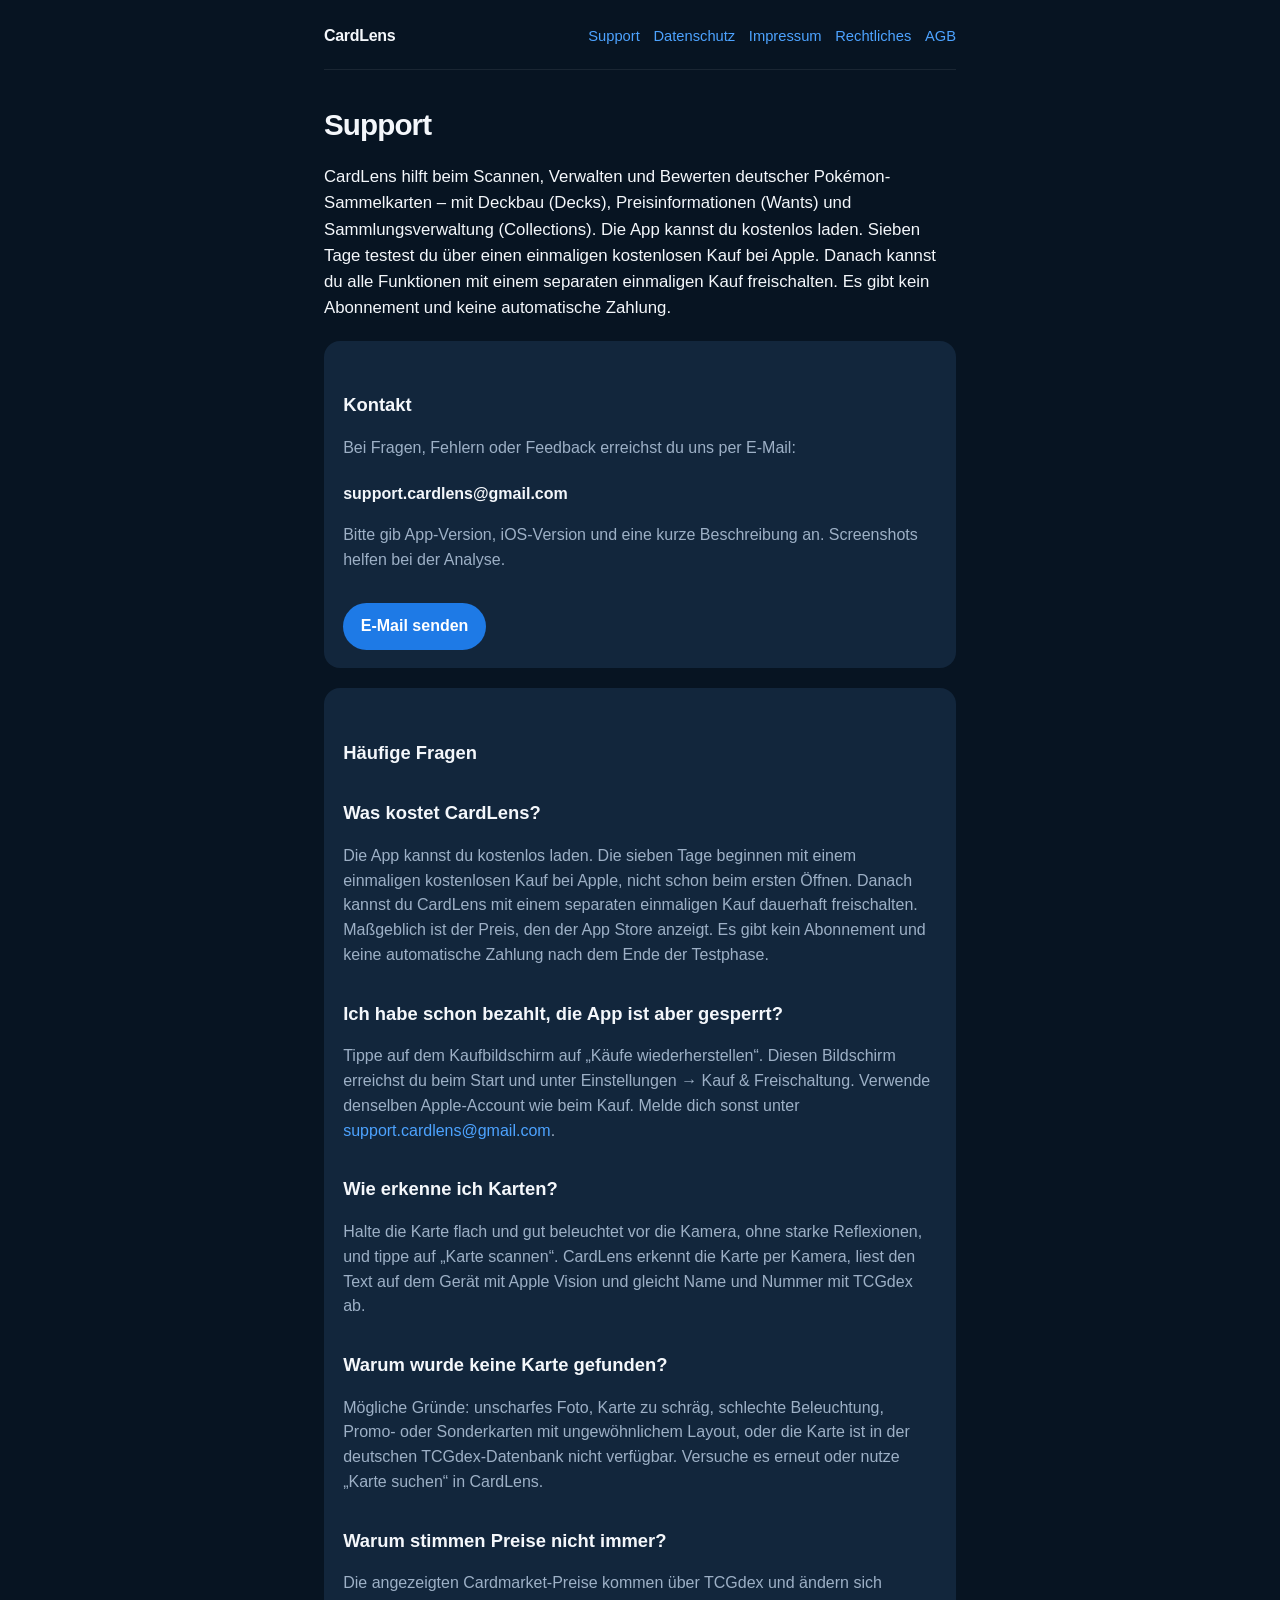
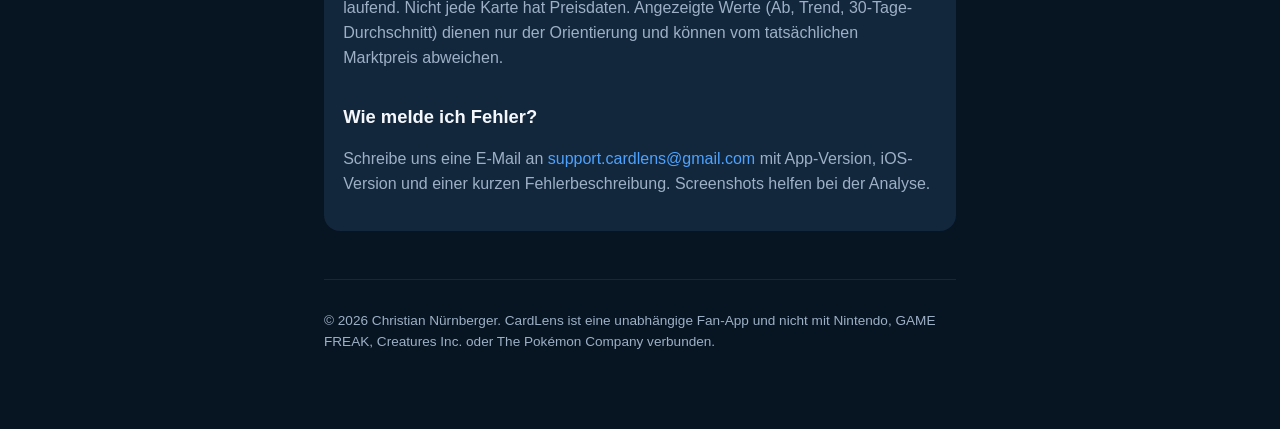
<file: index.html>
<!DOCTYPE html>
<html lang="de">
<head>
  <meta charset="utf-8">
  <meta name="viewport" content="width=device-width, initial-scale=1">
  <title>CardLens – Support</title>
  <meta name="description" content="Support, Kontakt und Hilfe zur iOS-App CardLens.">
  <link rel="stylesheet" href="styles.css">
</head>
<body>
  <div class="wrap">
    <header>
      <a class="brand" href="index.html">CardLens</a>
      <nav>
        <a href="index.html">Support</a>
        <a href="datenschutz.html">Datenschutz</a>
        <a href="impressum.html">Impressum</a>
        <a href="rechtliches.html">Rechtliches</a>
        <a href="nutzung.html">AGB</a>
      </nav>
    </header>

    <h1>Support</h1>
    <p class="lead">CardLens hilft beim Scannen, Verwalten und Bewerten deutscher Pokémon-Sammelkarten – mit Deckbau (Decks), Preisinformationen (Wants) und Sammlungsverwaltung (Collections). Die App kannst du kostenlos laden. Sieben Tage testest du über einen einmaligen kostenlosen Kauf bei Apple. Danach kannst du alle Funktionen mit einem separaten einmaligen Kauf freischalten. Es gibt kein Abonnement und keine automatische Zahlung.</p>

    <div class="card">
      <h2>Kontakt</h2>
      <p>Bei Fragen, Fehlern oder Feedback erreichst du uns per E-Mail:</p>
      <a class="mail" href="mailto:support.cardlens@gmail.com">support.cardlens@gmail.com</a>
      <p>Bitte gib App-Version, iOS-Version und eine kurze Beschreibung an. Screenshots helfen bei der Analyse.</p>
      <a class="btn" href="mailto:support.cardlens@gmail.com?subject=CardLens%20Support">E-Mail senden</a>
    </div>

    <div class="card">
      <h2>Häufige Fragen</h2>

      <h2>Was kostet CardLens?</h2>
      <p>Die App kannst du kostenlos laden. Die sieben Tage beginnen mit einem einmaligen kostenlosen Kauf bei Apple, nicht schon beim ersten Öffnen. Danach kannst du CardLens mit einem separaten einmaligen Kauf dauerhaft freischalten. Maßgeblich ist der Preis, den der App Store anzeigt. Es gibt kein Abonnement und keine automatische Zahlung nach dem Ende der Testphase.</p>

      <h2>Ich habe schon bezahlt, die App ist aber gesperrt?</h2>
      <p>Tippe auf dem Kaufbildschirm auf „Käufe wiederherstellen“. Diesen Bildschirm erreichst du beim Start und unter Einstellungen → Kauf &amp; Freischaltung. Verwende denselben Apple-Account wie beim Kauf. Melde dich sonst unter <a href="mailto:support.cardlens@gmail.com">support.cardlens@gmail.com</a>.</p>

      <h2>Wie erkenne ich Karten?</h2>
      <p>Halte die Karte flach und gut beleuchtet vor die Kamera, ohne starke Reflexionen, und tippe auf „Karte scannen“. CardLens erkennt die Karte per Kamera, liest den Text auf dem Gerät mit Apple Vision und gleicht Name und Nummer mit TCGdex ab.</p>

      <h2>Warum wurde keine Karte gefunden?</h2>
      <p>Mögliche Gründe: unscharfes Foto, Karte zu schräg, schlechte Beleuchtung, Promo- oder Sonderkarten mit ungewöhnlichem Layout, oder die Karte ist in der deutschen TCGdex-Datenbank nicht verfügbar. Versuche es erneut oder nutze „Karte suchen“ in CardLens.</p>

      <h2>Warum stimmen Preise nicht immer?</h2>
      <p>Die angezeigten Cardmarket-Preise kommen über TCGdex und ändern sich laufend. Nicht jede Karte hat Preisdaten. Angezeigte Werte (Ab, Trend, 30-Tage-Durchschnitt) dienen nur der Orientierung und können vom tatsächlichen Marktpreis abweichen.</p>

      <h2>Wie melde ich Fehler?</h2>
      <p>Schreibe uns eine E-Mail an <a href="mailto:support.cardlens@gmail.com">support.cardlens@gmail.com</a> mit App-Version, iOS-Version und einer kurzen Fehlerbeschreibung. Screenshots helfen bei der Analyse.</p>
    </div>

    <footer>
      <p>© 2026 Christian Nürnberger. CardLens ist eine unabhängige Fan-App und nicht mit Nintendo, GAME FREAK, Creatures Inc. oder The Pokémon Company verbunden.</p>
    </footer>
  </div>
</body>
</html>
</file>
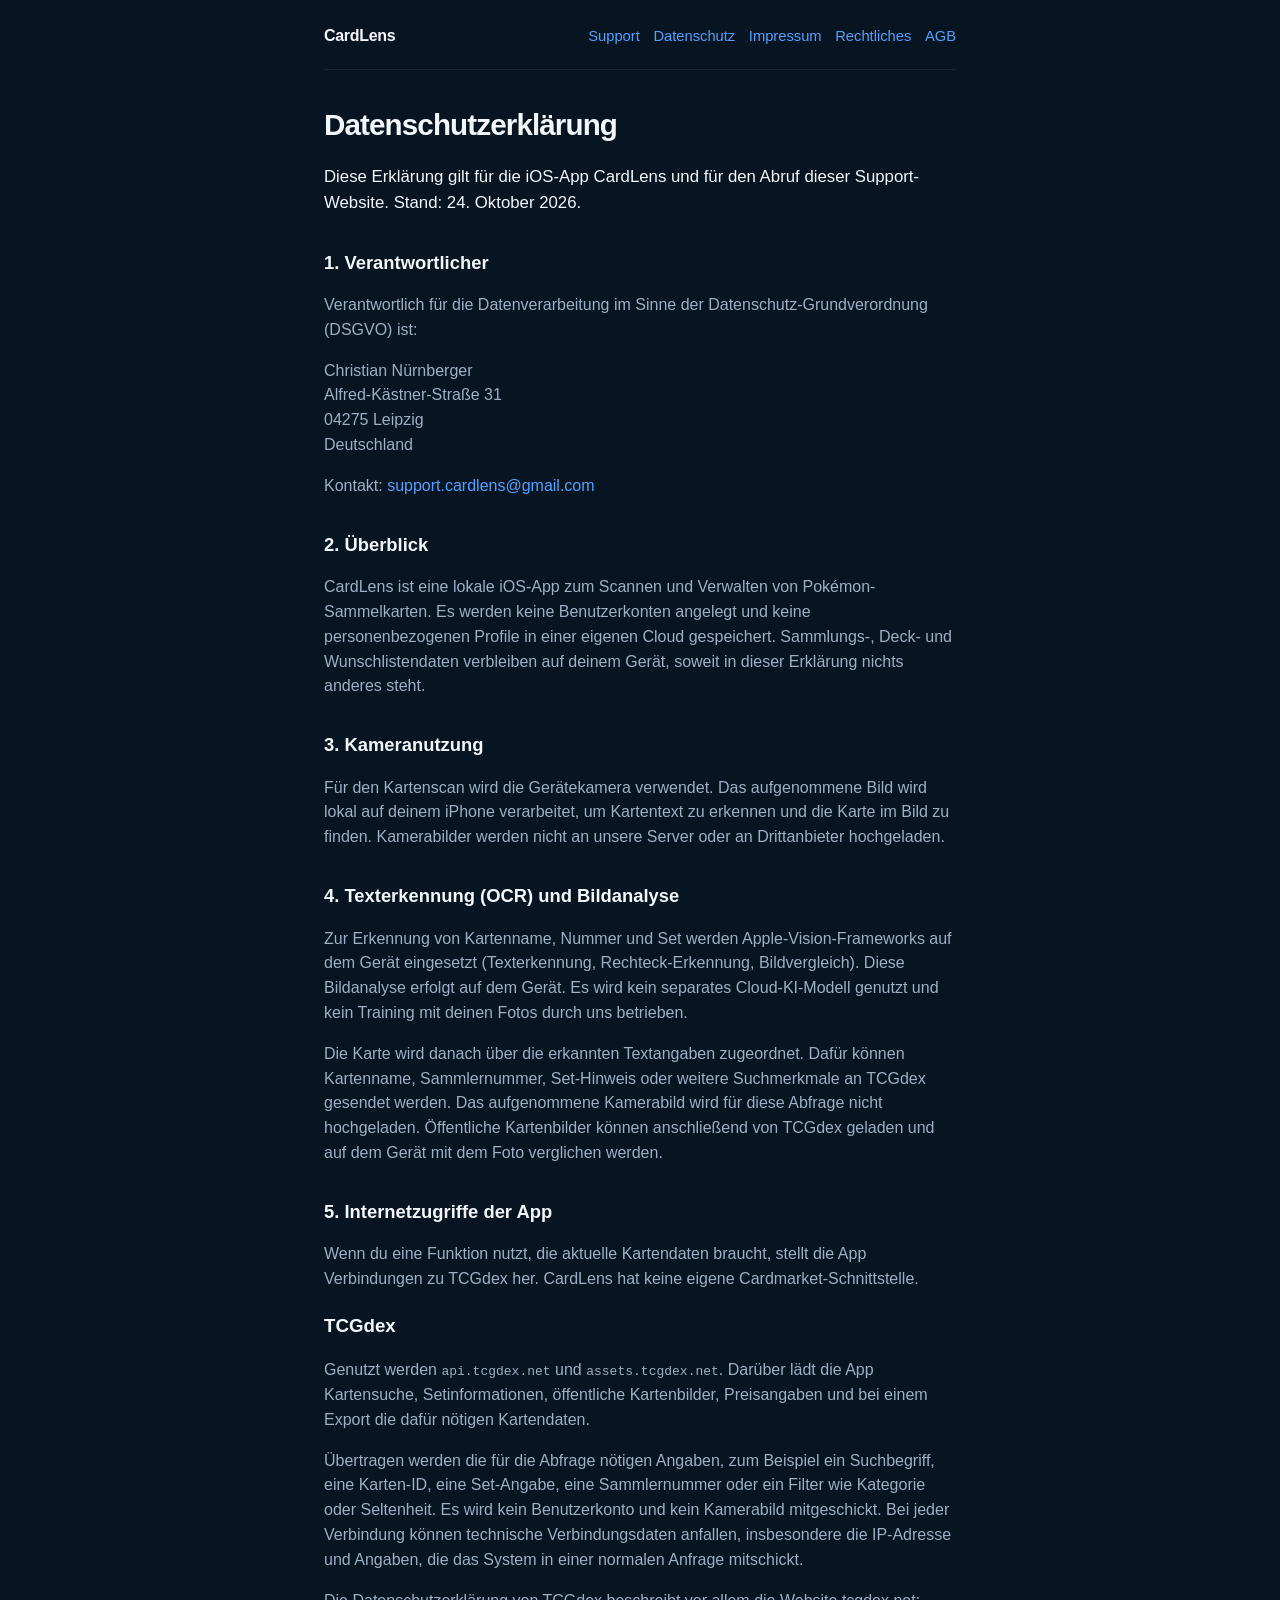
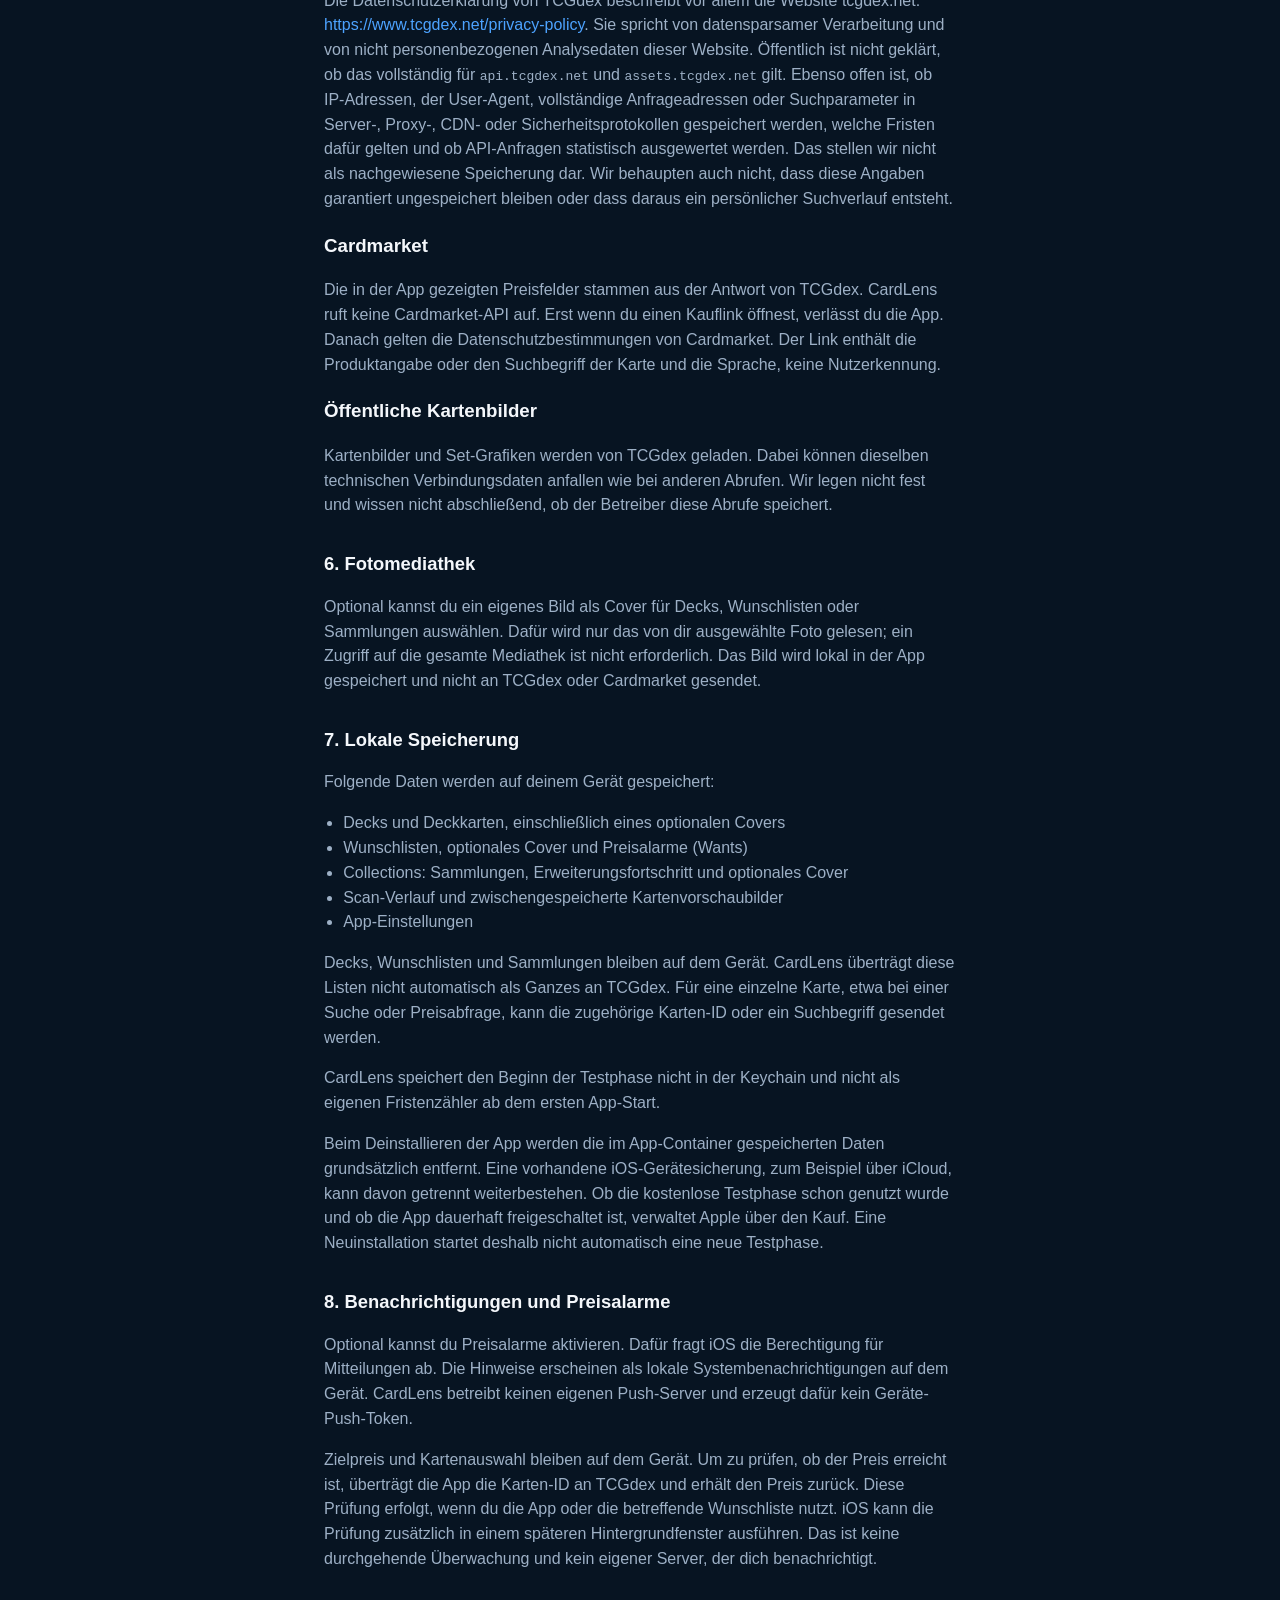
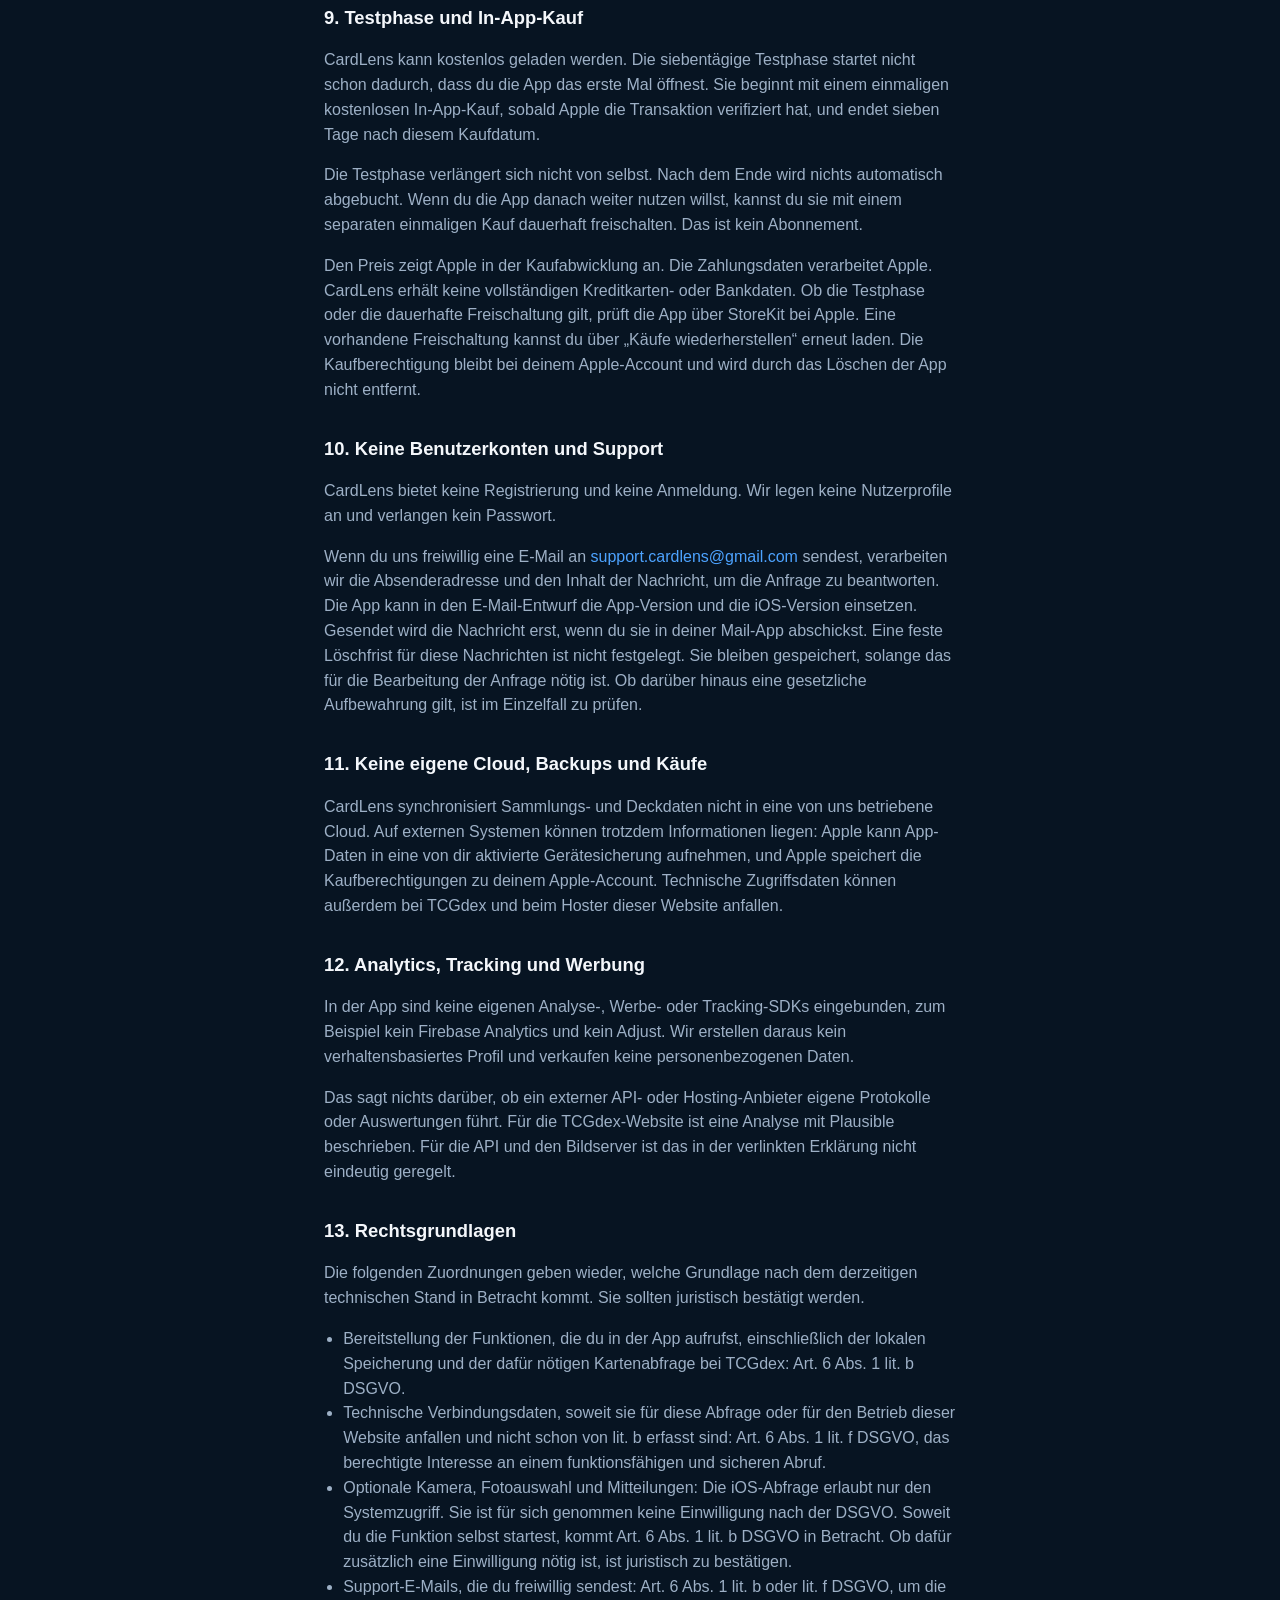
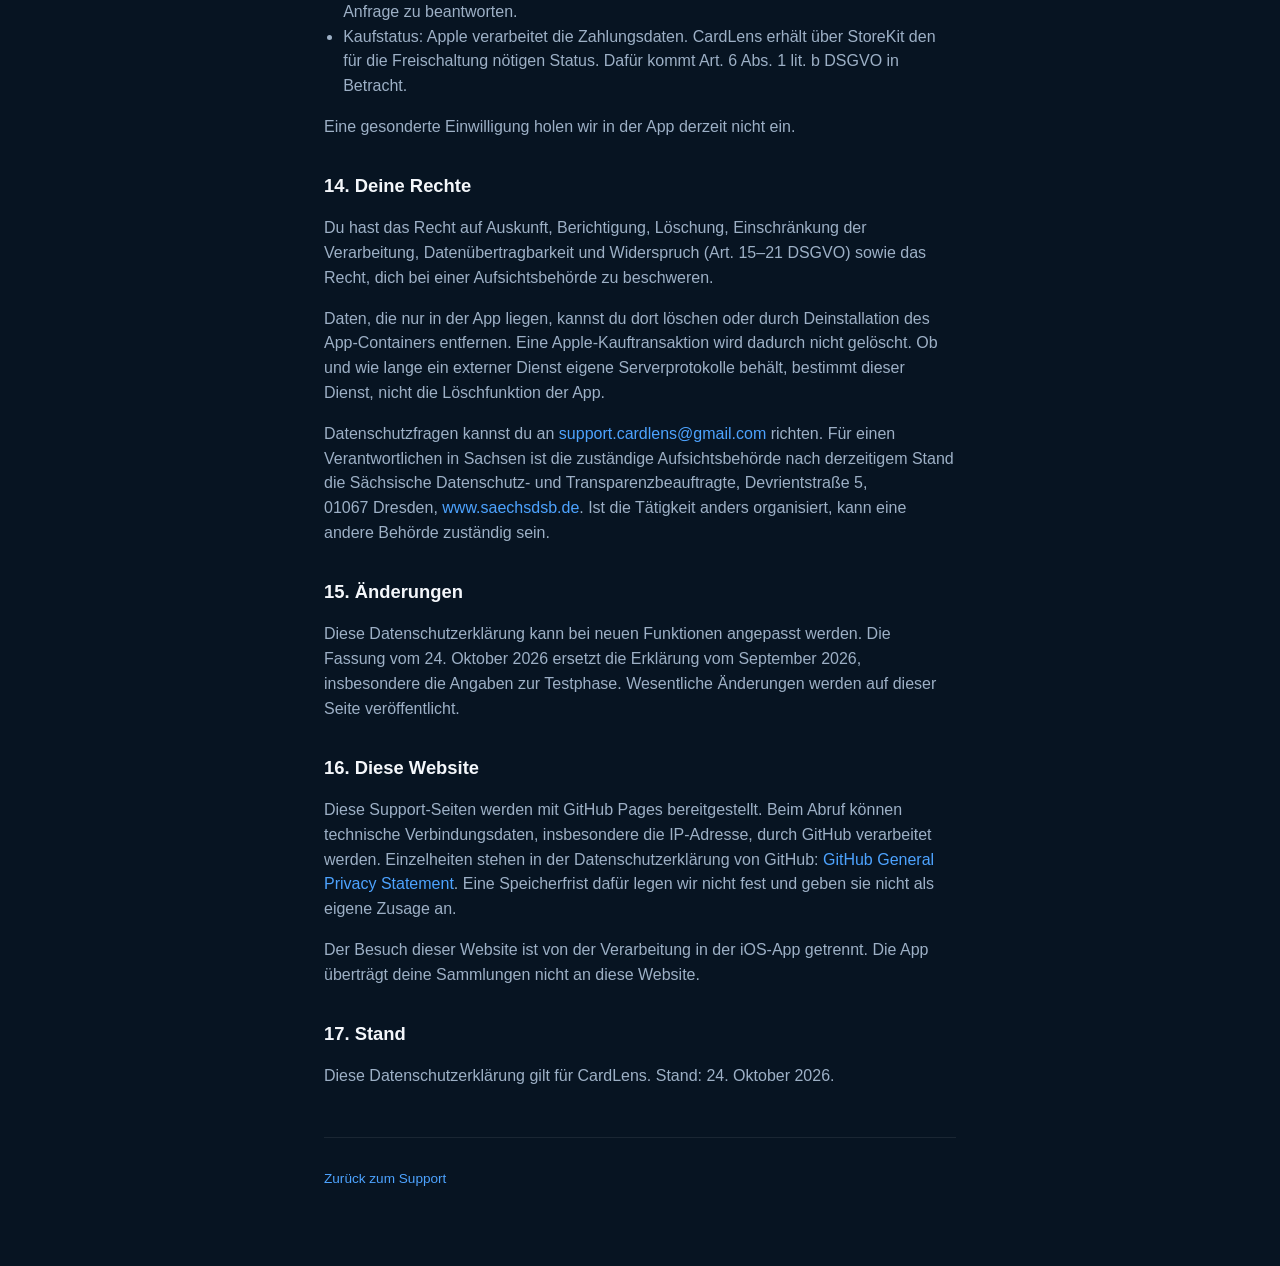
<file: datenschutz.html>
<!DOCTYPE html>
<html lang="de">
<head>
  <meta charset="utf-8">
  <meta name="viewport" content="width=device-width, initial-scale=1">
  <title>Datenschutz – CardLens</title>
  <meta name="description" content="Datenschutzerklärung der iOS-App CardLens.">
  <link rel="stylesheet" href="styles.css">
</head>
<body>
  <div class="wrap">
    <header>
      <a class="brand" href="index.html">CardLens</a>
      <nav>
        <a href="index.html">Support</a>
        <a href="datenschutz.html">Datenschutz</a>
        <a href="impressum.html">Impressum</a>
        <a href="rechtliches.html">Rechtliches</a>
        <a href="nutzung.html">AGB</a>
      </nav>
    </header>

    <h1>Datenschutzerklärung</h1>
    <p class="lead">Diese Erklärung gilt für die iOS-App CardLens und für den Abruf dieser Support-Website. Stand: 24.&nbsp;Oktober 2026.</p>

    <h2>1. Verantwortlicher</h2>
    <p>Verantwortlich für die Datenverarbeitung im Sinne der Datenschutz-Grundverordnung (DSGVO) ist:</p>
    <address>
      Christian Nürnberger<br>
      Alfred-Kästner-Straße 31<br>
      04275 Leipzig<br>
      Deutschland
    </address>
    <p>Kontakt: <a href="mailto:support.cardlens@gmail.com">support.cardlens@gmail.com</a></p>

    <h2>2. Überblick</h2>
    <p>CardLens ist eine lokale iOS-App zum Scannen und Verwalten von Pokémon-Sammelkarten. Es werden keine Benutzerkonten angelegt und keine personenbezogenen Profile in einer eigenen Cloud gespeichert. Sammlungs-, Deck- und Wunschlistendaten verbleiben auf deinem Gerät, soweit in dieser Erklärung nichts anderes steht.</p>

    <h2>3. Kameranutzung</h2>
    <p>Für den Kartenscan wird die Gerätekamera verwendet. Das aufgenommene Bild wird lokal auf deinem iPhone verarbeitet, um Kartentext zu erkennen und die Karte im Bild zu finden. Kamerabilder werden nicht an unsere Server oder an Drittanbieter hochgeladen.</p>

    <h2>4. Texterkennung (OCR) und Bildanalyse</h2>
    <p>Zur Erkennung von Kartenname, Nummer und Set werden Apple-Vision-Frameworks auf dem Gerät eingesetzt (Texterkennung, Rechteck-Erkennung, Bildvergleich). Diese Bildanalyse erfolgt auf dem Gerät. Es wird kein separates Cloud-KI-Modell genutzt und kein Training mit deinen Fotos durch uns betrieben.</p>
    <p>Die Karte wird danach über die erkannten Textangaben zugeordnet. Dafür können Kartenname, Sammlernummer, Set-Hinweis oder weitere Suchmerkmale an TCGdex gesendet werden. Das aufgenommene Kamerabild wird für diese Abfrage nicht hochgeladen. Öffentliche Kartenbilder können anschließend von TCGdex geladen und auf dem Gerät mit dem Foto verglichen werden.</p>

    <h2>5. Internetzugriffe der App</h2>
    <p>Wenn du eine Funktion nutzt, die aktuelle Kartendaten braucht, stellt die App Verbindungen zu TCGdex her. CardLens hat keine eigene Cardmarket-Schnittstelle.</p>

    <h3>TCGdex</h3>
    <p>Genutzt werden <code>api.tcgdex.net</code> und <code>assets.tcgdex.net</code>. Darüber lädt die App Kartensuche, Setinformationen, öffentliche Kartenbilder, Preisangaben und bei einem Export die dafür nötigen Kartendaten.</p>
    <p>Übertragen werden die für die Abfrage nötigen Angaben, zum Beispiel ein Suchbegriff, eine Karten-ID, eine Set-Angabe, eine Sammlernummer oder ein Filter wie Kategorie oder Seltenheit. Es wird kein Benutzerkonto und kein Kamerabild mitgeschickt. Bei jeder Verbindung können technische Verbindungsdaten anfallen, insbesondere die IP-Adresse und Angaben, die das System in einer normalen Anfrage mitschickt.</p>
    <p>Die Datenschutzerklärung von TCGdex beschreibt vor allem die Website tcgdex.net: <a href="https://www.tcgdex.net/privacy-policy">https://www.tcgdex.net/privacy-policy</a>. Sie spricht von datensparsamer Verarbeitung und von nicht personenbezogenen Analysedaten dieser Website. Öffentlich ist nicht geklärt, ob das vollständig für <code>api.tcgdex.net</code> und <code>assets.tcgdex.net</code> gilt. Ebenso offen ist, ob IP-Adressen, der User-Agent, vollständige Anfrageadressen oder Suchparameter in Server-, Proxy-, CDN- oder Sicherheitsprotokollen gespeichert werden, welche Fristen dafür gelten und ob API-Anfragen statistisch ausgewertet werden. Das stellen wir nicht als nachgewiesene Speicherung dar. Wir behaupten auch nicht, dass diese Angaben garantiert ungespeichert bleiben oder dass daraus ein persönlicher Suchverlauf entsteht.</p>

    <h3>Cardmarket</h3>
    <p>Die in der App gezeigten Preisfelder stammen aus der Antwort von TCGdex. CardLens ruft keine Cardmarket-API auf. Erst wenn du einen Kauflink öffnest, verlässt du die App. Danach gelten die Datenschutzbestimmungen von Cardmarket. Der Link enthält die Produktangabe oder den Suchbegriff der Karte und die Sprache, keine Nutzerkennung.</p>

    <h3>Öffentliche Kartenbilder</h3>
    <p>Kartenbilder und Set-Grafiken werden von TCGdex geladen. Dabei können dieselben technischen Verbindungsdaten anfallen wie bei anderen Abrufen. Wir legen nicht fest und wissen nicht abschließend, ob der Betreiber diese Abrufe speichert.</p>

    <h2>6. Fotomediathek</h2>
    <p>Optional kannst du ein eigenes Bild als Cover für Decks, Wunschlisten oder Sammlungen auswählen. Dafür wird nur das von dir ausgewählte Foto gelesen; ein Zugriff auf die gesamte Mediathek ist nicht erforderlich. Das Bild wird lokal in der App gespeichert und nicht an TCGdex oder Cardmarket gesendet.</p>

    <h2>7. Lokale Speicherung</h2>
    <p>Folgende Daten werden auf deinem Gerät gespeichert:</p>
    <ul>
      <li>Decks und Deckkarten, einschließlich eines optionalen Covers</li>
      <li>Wunschlisten, optionales Cover und Preisalarme (Wants)</li>
      <li>Collections: Sammlungen, Erweiterungsfortschritt und optionales Cover</li>
      <li>Scan-Verlauf und zwischengespeicherte Kartenvorschaubilder</li>
      <li>App-Einstellungen</li>
    </ul>
    <p>Decks, Wunschlisten und Sammlungen bleiben auf dem Gerät. CardLens überträgt diese Listen nicht automatisch als Ganzes an TCGdex. Für eine einzelne Karte, etwa bei einer Suche oder Preisabfrage, kann die zugehörige Karten-ID oder ein Suchbegriff gesendet werden.</p>
    <p>CardLens speichert den Beginn der Testphase nicht in der Keychain und nicht als eigenen Fristenzähler ab dem ersten App-Start.</p>
    <p>Beim Deinstallieren der App werden die im App-Container gespeicherten Daten grundsätzlich entfernt. Eine vorhandene iOS-Gerätesicherung, zum Beispiel über iCloud, kann davon getrennt weiterbestehen. Ob die kostenlose Testphase schon genutzt wurde und ob die App dauerhaft freigeschaltet ist, verwaltet Apple über den Kauf. Eine Neuinstallation startet deshalb nicht automatisch eine neue Testphase.</p>

    <h2>8. Benachrichtigungen und Preisalarme</h2>
    <p>Optional kannst du Preisalarme aktivieren. Dafür fragt iOS die Berechtigung für Mitteilungen ab. Die Hinweise erscheinen als lokale Systembenachrichtigungen auf dem Gerät. CardLens betreibt keinen eigenen Push-Server und erzeugt dafür kein Geräte-Push-Token.</p>
    <p>Zielpreis und Kartenauswahl bleiben auf dem Gerät. Um zu prüfen, ob der Preis erreicht ist, überträgt die App die Karten-ID an TCGdex und erhält den Preis zurück. Diese Prüfung erfolgt, wenn du die App oder die betreffende Wunschliste nutzt. iOS kann die Prüfung zusätzlich in einem späteren Hintergrundfenster ausführen. Das ist keine durchgehende Überwachung und kein eigener Server, der dich benachrichtigt.</p>

    <h2>9. Testphase und In-App-Kauf</h2>
    <p>CardLens kann kostenlos geladen werden. Die siebentägige Testphase startet nicht schon dadurch, dass du die App das erste Mal öffnest. Sie beginnt mit einem einmaligen kostenlosen In-App-Kauf, sobald Apple die Transaktion verifiziert hat, und endet sieben Tage nach diesem Kaufdatum.</p>
    <p>Die Testphase verlängert sich nicht von selbst. Nach dem Ende wird nichts automatisch abgebucht. Wenn du die App danach weiter nutzen willst, kannst du sie mit einem separaten einmaligen Kauf dauerhaft freischalten. Das ist kein Abonnement.</p>
    <p>Den Preis zeigt Apple in der Kaufabwicklung an. Die Zahlungsdaten verarbeitet Apple. CardLens erhält keine vollständigen Kreditkarten- oder Bankdaten. Ob die Testphase oder die dauerhafte Freischaltung gilt, prüft die App über StoreKit bei Apple. Eine vorhandene Freischaltung kannst du über „Käufe wiederherstellen“ erneut laden. Die Kaufberechtigung bleibt bei deinem Apple-Account und wird durch das Löschen der App nicht entfernt.</p>

    <h2>10. Keine Benutzerkonten und Support</h2>
    <p>CardLens bietet keine Registrierung und keine Anmeldung. Wir legen keine Nutzerprofile an und verlangen kein Passwort.</p>
    <p>Wenn du uns freiwillig eine E-Mail an <a href="mailto:support.cardlens@gmail.com">support.cardlens@gmail.com</a> sendest, verarbeiten wir die Absenderadresse und den Inhalt der Nachricht, um die Anfrage zu beantworten. Die App kann in den E-Mail-Entwurf die App-Version und die iOS-Version einsetzen. Gesendet wird die Nachricht erst, wenn du sie in deiner Mail-App abschickst. Eine feste Löschfrist für diese Nachrichten ist nicht festgelegt. Sie bleiben gespeichert, solange das für die Bearbeitung der Anfrage nötig ist. Ob darüber hinaus eine gesetzliche Aufbewahrung gilt, ist im Einzelfall zu prüfen.</p>

    <h2>11. Keine eigene Cloud, Backups und Käufe</h2>
    <p>CardLens synchronisiert Sammlungs- und Deckdaten nicht in eine von uns betriebene Cloud. Auf externen Systemen können trotzdem Informationen liegen: Apple kann App-Daten in eine von dir aktivierte Gerätesicherung aufnehmen, und Apple speichert die Kaufberechtigungen zu deinem Apple-Account. Technische Zugriffsdaten können außerdem bei TCGdex und beim Hoster dieser Website anfallen.</p>

    <h2>12. Analytics, Tracking und Werbung</h2>
    <p>In der App sind keine eigenen Analyse-, Werbe- oder Tracking-SDKs eingebunden, zum Beispiel kein Firebase Analytics und kein Adjust. Wir erstellen daraus kein verhaltensbasiertes Profil und verkaufen keine personenbezogenen Daten.</p>
    <p>Das sagt nichts darüber, ob ein externer API- oder Hosting-Anbieter eigene Protokolle oder Auswertungen führt. Für die TCGdex-Website ist eine Analyse mit Plausible beschrieben. Für die API und den Bildserver ist das in der verlinkten Erklärung nicht eindeutig geregelt.</p>

    <h2>13. Rechtsgrundlagen</h2>
    <p>Die folgenden Zuordnungen geben wieder, welche Grundlage nach dem derzeitigen technischen Stand in Betracht kommt. Sie sollten juristisch bestätigt werden.</p>
    <ul>
      <li>Bereitstellung der Funktionen, die du in der App aufrufst, einschließlich der lokalen Speicherung und der dafür nötigen Kartenabfrage bei TCGdex: Art.&nbsp;6 Abs.&nbsp;1 lit.&nbsp;b DSGVO.</li>
      <li>Technische Verbindungsdaten, soweit sie für diese Abfrage oder für den Betrieb dieser Website anfallen und nicht schon von lit.&nbsp;b erfasst sind: Art.&nbsp;6 Abs.&nbsp;1 lit.&nbsp;f DSGVO, das berechtigte Interesse an einem funktionsfähigen und sicheren Abruf.</li>
      <li>Optionale Kamera, Fotoauswahl und Mitteilungen: Die iOS-Abfrage erlaubt nur den Systemzugriff. Sie ist für sich genommen keine Einwilligung nach der DSGVO. Soweit du die Funktion selbst startest, kommt Art.&nbsp;6 Abs.&nbsp;1 lit.&nbsp;b DSGVO in Betracht. Ob dafür zusätzlich eine Einwilligung nötig ist, ist juristisch zu bestätigen.</li>
      <li>Support-E-Mails, die du freiwillig sendest: Art.&nbsp;6 Abs.&nbsp;1 lit.&nbsp;b oder lit.&nbsp;f DSGVO, um die Anfrage zu beantworten.</li>
      <li>Kaufstatus: Apple verarbeitet die Zahlungsdaten. CardLens erhält über StoreKit den für die Freischaltung nötigen Status. Dafür kommt Art.&nbsp;6 Abs.&nbsp;1 lit.&nbsp;b DSGVO in Betracht.</li>
    </ul>
    <p>Eine gesonderte Einwilligung holen wir in der App derzeit nicht ein.</p>

    <h2>14. Deine Rechte</h2>
    <p>Du hast das Recht auf Auskunft, Berichtigung, Löschung, Einschränkung der Verarbeitung, Datenübertragbarkeit und Widerspruch (Art.&nbsp;15–21 DSGVO) sowie das Recht, dich bei einer Aufsichtsbehörde zu beschweren.</p>
    <p>Daten, die nur in der App liegen, kannst du dort löschen oder durch Deinstallation des App-Containers entfernen. Eine Apple-Kauftransaktion wird dadurch nicht gelöscht. Ob und wie lange ein externer Dienst eigene Serverprotokolle behält, bestimmt dieser Dienst, nicht die Löschfunktion der App.</p>
    <p>Datenschutzfragen kannst du an <a href="mailto:support.cardlens@gmail.com">support.cardlens@gmail.com</a> richten. Für einen Verantwortlichen in Sachsen ist die zuständige Aufsichtsbehörde nach derzeitigem Stand die Sächsische Datenschutz- und Transparenzbeauftragte, Devrientstraße&nbsp;5, 01067&nbsp;Dresden, <a href="https://www.saechsdsb.de/">www.saechsdsb.de</a>. Ist die Tätigkeit anders organisiert, kann eine andere Behörde zuständig sein.</p>

    <h2>15. Änderungen</h2>
    <p>Diese Datenschutzerklärung kann bei neuen Funktionen angepasst werden. Die Fassung vom 24.&nbsp;Oktober 2026 ersetzt die Erklärung vom September 2026, insbesondere die Angaben zur Testphase. Wesentliche Änderungen werden auf dieser Seite veröffentlicht.</p>

    <h2>16. Diese Website</h2>
    <p>Diese Support-Seiten werden mit GitHub Pages bereitgestellt. Beim Abruf können technische Verbindungsdaten, insbesondere die IP-Adresse, durch GitHub verarbeitet werden. Einzelheiten stehen in der Datenschutzerklärung von GitHub: <a href="https://docs.github.com/en/site-policy/privacy-policies/github-general-privacy-statement">GitHub General Privacy Statement</a>. Eine Speicherfrist dafür legen wir nicht fest und geben sie nicht als eigene Zusage an.</p>
    <p>Der Besuch dieser Website ist von der Verarbeitung in der iOS-App getrennt. Die App überträgt deine Sammlungen nicht an diese Website.</p>

    <h2>17. Stand</h2>
    <p>Diese Datenschutzerklärung gilt für CardLens. Stand: 24.&nbsp;Oktober 2026.</p>

    <footer>
      <p><a href="index.html">Zurück zum Support</a></p>
    </footer>
  </div>
</body>
</html>
</file>
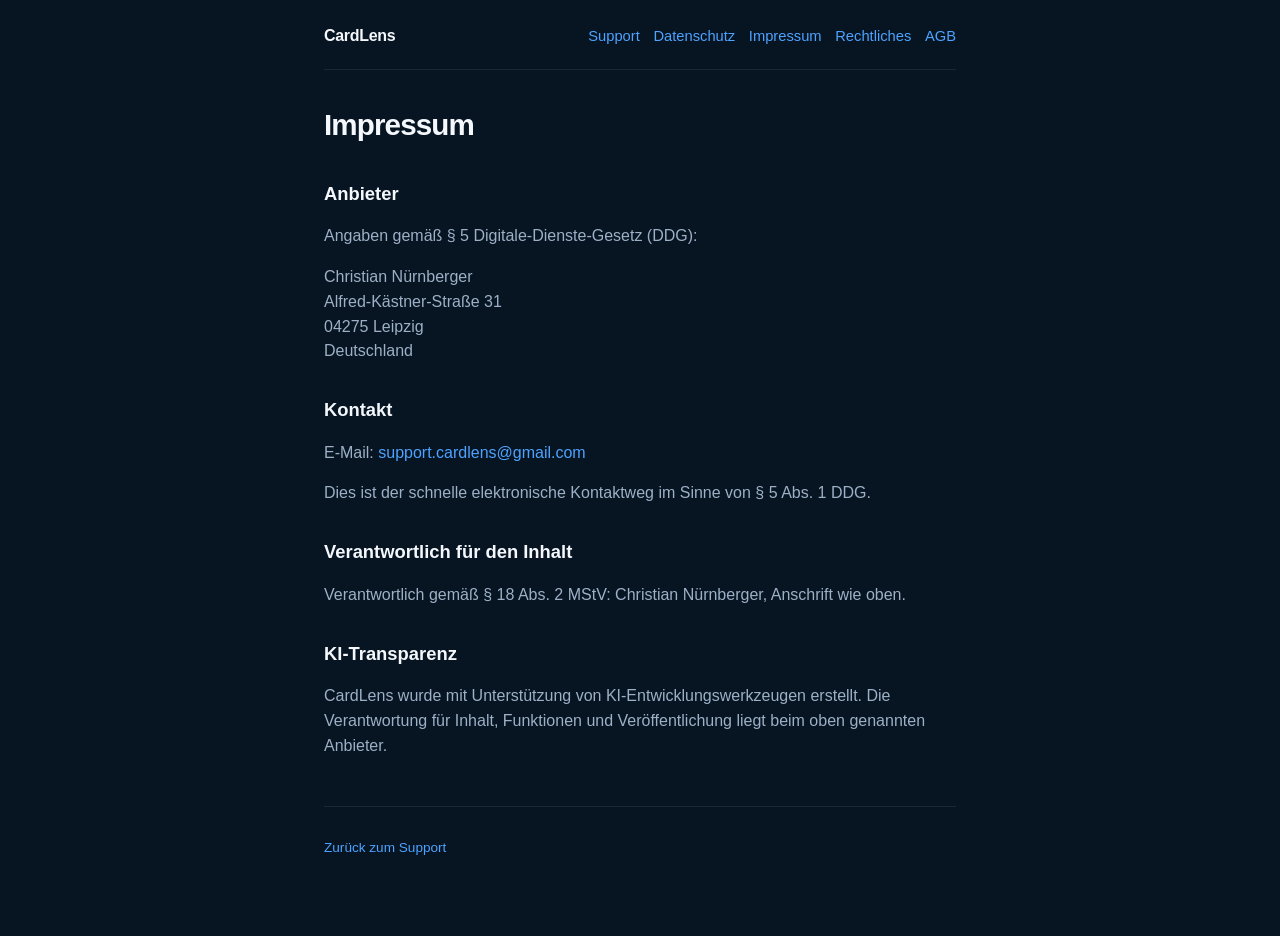
<file: impressum.html>
<!DOCTYPE html>
<html lang="de">
<head>
  <meta charset="utf-8">
  <meta name="viewport" content="width=device-width, initial-scale=1">
  <title>Impressum – CardLens</title>
  <meta name="description" content="Impressum und Anbieterkennzeichnung für CardLens.">
  <link rel="stylesheet" href="styles.css">
</head>
<body>
  <div class="wrap">
    <header>
      <a class="brand" href="index.html">CardLens</a>
      <nav>
        <a href="index.html">Support</a>
        <a href="datenschutz.html">Datenschutz</a>
        <a href="impressum.html">Impressum</a>
        <a href="rechtliches.html">Rechtliches</a>
        <a href="nutzung.html">AGB</a>
      </nav>
    </header>

    <h1>Impressum</h1>

    <h2>Anbieter</h2>
    <p>Angaben gemäß § 5 Digitale-Dienste-Gesetz (DDG):</p>
    <address>
      Christian Nürnberger<br>
      Alfred-Kästner-Straße 31<br>
      04275 Leipzig<br>
      Deutschland
    </address>

    <h2>Kontakt</h2>
    <p>E-Mail: <a href="mailto:support.cardlens@gmail.com">support.cardlens@gmail.com</a></p>
    <p>Dies ist der schnelle elektronische Kontaktweg im Sinne von § 5 Abs. 1 DDG.</p>

    <h2>Verantwortlich für den Inhalt</h2>
    <p>Verantwortlich gemäß § 18 Abs. 2 MStV: Christian Nürnberger, Anschrift wie oben.</p>

    <h2>KI-Transparenz</h2>
    <p>CardLens wurde mit Unterstützung von KI-Entwicklungswerkzeugen erstellt. Die Verantwortung für Inhalt, Funktionen und Veröffentlichung liegt beim oben genannten Anbieter.</p>

    <footer>
      <p><a href="index.html">Zurück zum Support</a></p>
    </footer>
  </div>
</body>
</html>
</file>
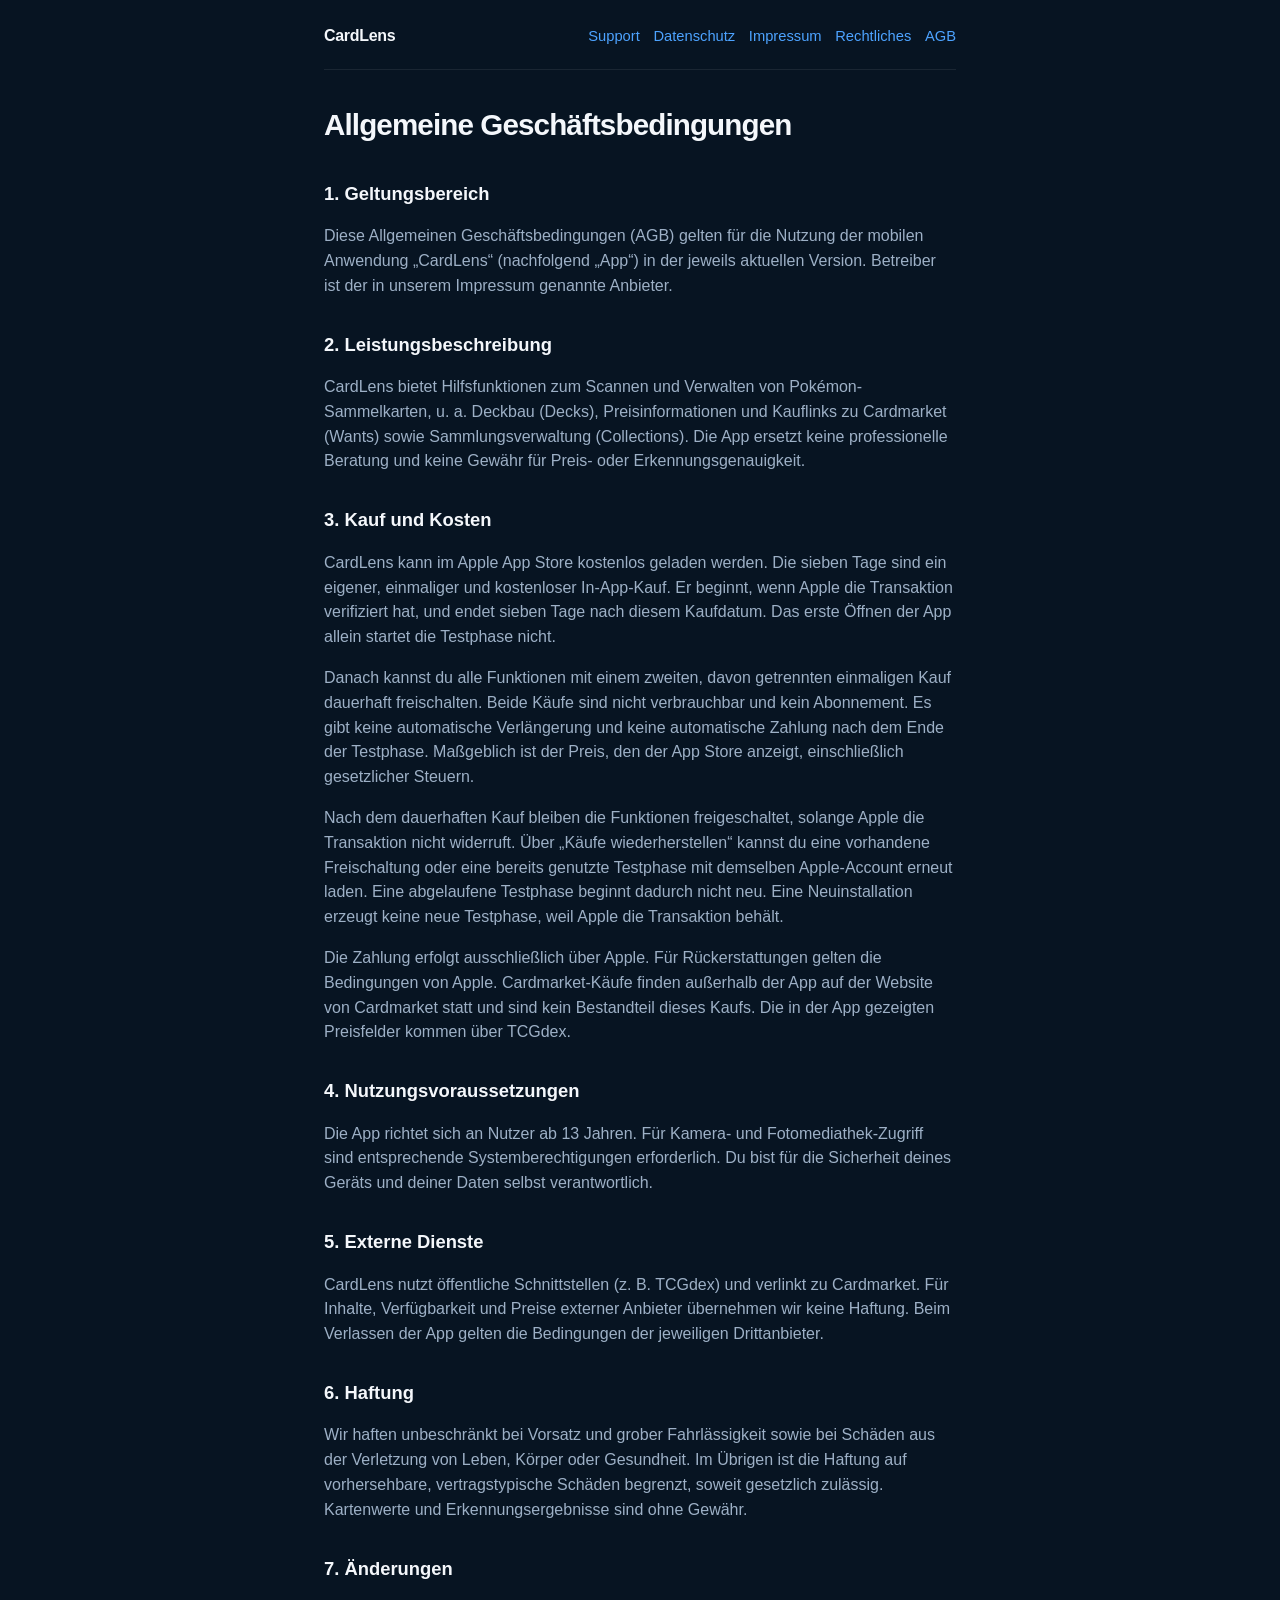
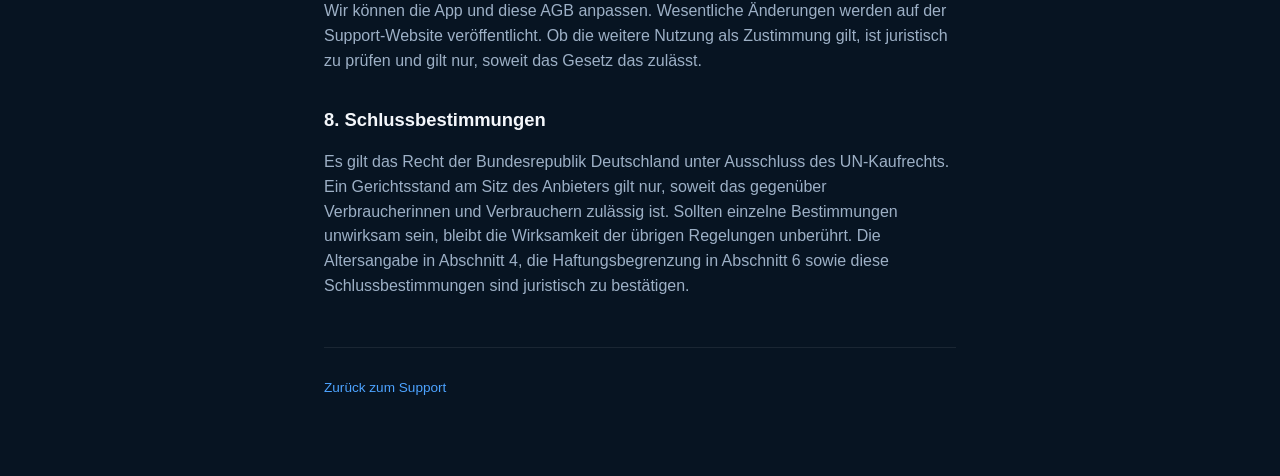
<file: nutzung.html>
<!DOCTYPE html>
<html lang="de">
<head>
  <meta charset="utf-8">
  <meta name="viewport" content="width=device-width, initial-scale=1">
  <title>Nutzungsbedingungen – CardLens</title>
  <meta name="description" content="Allgemeine Geschäftsbedingungen der iOS-App CardLens.">
  <link rel="stylesheet" href="styles.css">
</head>
<body>
  <div class="wrap">
    <header>
      <a class="brand" href="index.html">CardLens</a>
      <nav>
        <a href="index.html">Support</a>
        <a href="datenschutz.html">Datenschutz</a>
        <a href="impressum.html">Impressum</a>
        <a href="rechtliches.html">Rechtliches</a>
        <a href="nutzung.html">AGB</a>
      </nav>
    </header>

    <h1>Allgemeine Geschäftsbedingungen</h1>

    <h2>1. Geltungsbereich</h2>
    <p>Diese Allgemeinen Geschäftsbedingungen (AGB) gelten für die Nutzung der mobilen Anwendung „CardLens“ (nachfolgend „App“) in der jeweils aktuellen Version. Betreiber ist der in unserem Impressum genannte Anbieter.</p>

    <h2>2. Leistungsbeschreibung</h2>
    <p>CardLens bietet Hilfsfunktionen zum Scannen und Verwalten von Pokémon-Sammelkarten, u. a. Deckbau (Decks), Preisinformationen und Kauflinks zu Cardmarket (Wants) sowie Sammlungsverwaltung (Collections). Die App ersetzt keine professionelle Beratung und keine Gewähr für Preis- oder Erkennungsgenauigkeit.</p>

    <h2>3. Kauf und Kosten</h2>
    <p>CardLens kann im Apple App Store kostenlos geladen werden. Die sieben Tage sind ein eigener, einmaliger und kostenloser In-App-Kauf. Er beginnt, wenn Apple die Transaktion verifiziert hat, und endet sieben Tage nach diesem Kaufdatum. Das erste Öffnen der App allein startet die Testphase nicht.</p>
    <p>Danach kannst du alle Funktionen mit einem zweiten, davon getrennten einmaligen Kauf dauerhaft freischalten. Beide Käufe sind nicht verbrauchbar und kein Abonnement. Es gibt keine automatische Verlängerung und keine automatische Zahlung nach dem Ende der Testphase. Maßgeblich ist der Preis, den der App Store anzeigt, einschließlich gesetzlicher Steuern.</p>
    <p>Nach dem dauerhaften Kauf bleiben die Funktionen freigeschaltet, solange Apple die Transaktion nicht widerruft. Über „Käufe wiederherstellen“ kannst du eine vorhandene Freischaltung oder eine bereits genutzte Testphase mit demselben Apple-Account erneut laden. Eine abgelaufene Testphase beginnt dadurch nicht neu. Eine Neuinstallation erzeugt keine neue Testphase, weil Apple die Transaktion behält.</p>
    <p>Die Zahlung erfolgt ausschließlich über Apple. Für Rückerstattungen gelten die Bedingungen von Apple. Cardmarket-Käufe finden außerhalb der App auf der Website von Cardmarket statt und sind kein Bestandteil dieses Kaufs. Die in der App gezeigten Preisfelder kommen über TCGdex.</p>

    <h2>4. Nutzungsvoraussetzungen</h2>
    <p>Die App richtet sich an Nutzer ab 13 Jahren. Für Kamera- und Fotomediathek-Zugriff sind entsprechende Systemberechtigungen erforderlich. Du bist für die Sicherheit deines Geräts und deiner Daten selbst verantwortlich.</p>

    <h2>5. Externe Dienste</h2>
    <p>CardLens nutzt öffentliche Schnittstellen (z. B. TCGdex) und verlinkt zu Cardmarket. Für Inhalte, Verfügbarkeit und Preise externer Anbieter übernehmen wir keine Haftung. Beim Verlassen der App gelten die Bedingungen der jeweiligen Drittanbieter.</p>

    <h2>6. Haftung</h2>
    <p>Wir haften unbeschränkt bei Vorsatz und grober Fahrlässigkeit sowie bei Schäden aus der Verletzung von Leben, Körper oder Gesundheit. Im Übrigen ist die Haftung auf vorhersehbare, vertragstypische Schäden begrenzt, soweit gesetzlich zulässig. Kartenwerte und Erkennungsergebnisse sind ohne Gewähr.</p>

    <h2>7. Änderungen</h2>
    <p>Wir können die App und diese AGB anpassen. Wesentliche Änderungen werden auf der Support-Website veröffentlicht. Ob die weitere Nutzung als Zustimmung gilt, ist juristisch zu prüfen und gilt nur, soweit das Gesetz das zulässt.</p>

    <h2>8. Schlussbestimmungen</h2>
    <p>Es gilt das Recht der Bundesrepublik Deutschland unter Ausschluss des UN-Kaufrechts. Ein Gerichtsstand am Sitz des Anbieters gilt nur, soweit das gegenüber Verbraucherinnen und Verbrauchern zulässig ist. Sollten einzelne Bestimmungen unwirksam sein, bleibt die Wirksamkeit der übrigen Regelungen unberührt. Die Altersangabe in Abschnitt&nbsp;4, die Haftungsbegrenzung in Abschnitt&nbsp;6 sowie diese Schlussbestimmungen sind juristisch zu bestätigen.</p>

    <footer>
      <p><a href="index.html">Zurück zum Support</a></p>
    </footer>
  </div>
</body>
</html>
</file>
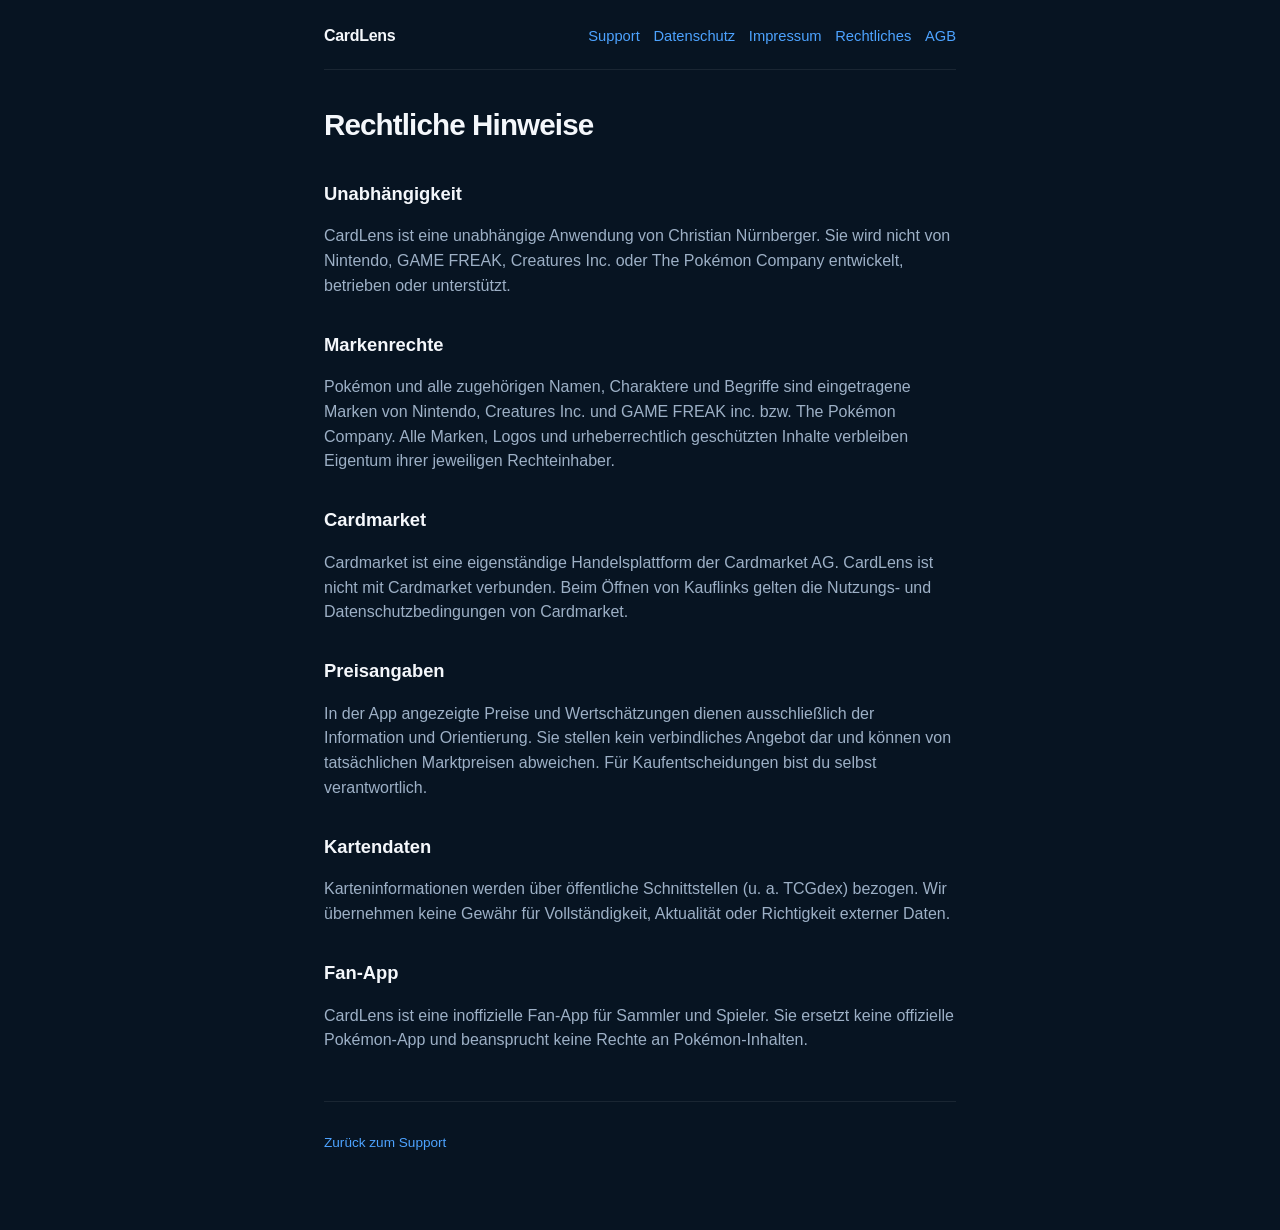
<file: rechtliches.html>
<!DOCTYPE html>
<html lang="de">
<head>
  <meta charset="utf-8">
  <meta name="viewport" content="width=device-width, initial-scale=1">
  <title>Rechtliche Hinweise – CardLens</title>
  <meta name="description" content="Marken- und rechtliche Hinweise zur Fan-App CardLens.">
  <link rel="stylesheet" href="styles.css">
</head>
<body>
  <div class="wrap">
    <header>
      <a class="brand" href="index.html">CardLens</a>
      <nav>
        <a href="index.html">Support</a>
        <a href="datenschutz.html">Datenschutz</a>
        <a href="impressum.html">Impressum</a>
        <a href="rechtliches.html">Rechtliches</a>
        <a href="nutzung.html">AGB</a>
      </nav>
    </header>

    <h1>Rechtliche Hinweise</h1>

    <h2>Unabhängigkeit</h2>
    <p>CardLens ist eine unabhängige Anwendung von Christian Nürnberger. Sie wird nicht von Nintendo, GAME FREAK, Creatures Inc. oder The Pokémon Company entwickelt, betrieben oder unterstützt.</p>

    <h2>Markenrechte</h2>
    <p>Pokémon und alle zugehörigen Namen, Charaktere und Begriffe sind eingetragene Marken von Nintendo, Creatures Inc. und GAME FREAK inc. bzw. The Pokémon Company. Alle Marken, Logos und urheberrechtlich geschützten Inhalte verbleiben Eigentum ihrer jeweiligen Rechteinhaber.</p>

    <h2>Cardmarket</h2>
    <p>Cardmarket ist eine eigenständige Handelsplattform der Cardmarket AG. CardLens ist nicht mit Cardmarket verbunden. Beim Öffnen von Kauflinks gelten die Nutzungs- und Datenschutzbedingungen von Cardmarket.</p>

    <h2>Preisangaben</h2>
    <p>In der App angezeigte Preise und Wertschätzungen dienen ausschließlich der Information und Orientierung. Sie stellen kein verbindliches Angebot dar und können von tatsächlichen Marktpreisen abweichen. Für Kaufentscheidungen bist du selbst verantwortlich.</p>

    <h2>Kartendaten</h2>
    <p>Karteninformationen werden über öffentliche Schnittstellen (u. a. TCGdex) bezogen. Wir übernehmen keine Gewähr für Vollständigkeit, Aktualität oder Richtigkeit externer Daten.</p>

    <h2>Fan-App</h2>
    <p>CardLens ist eine inoffizielle Fan-App für Sammler und Spieler. Sie ersetzt keine offizielle Pokémon-App und beansprucht keine Rechte an Pokémon-Inhalten.</p>

    <footer>
      <p><a href="index.html">Zurück zum Support</a></p>
    </footer>
  </div>
</body>
</html>
</file>
<file: styles.css>
:root {
  --bg: #071422;
  --bg-elevated: #0c1d30;
  --surface: #12263c;
  --text: #f4f7fb;
  --muted: #9db0c6;
  --accent: #4da3ff;
  --accent-strong: #1e7ae6;
  --line: rgba(255, 255, 255, 0.08);
  --max: 42rem;
}

* { box-sizing: border-box; }

html, body {
  margin: 0;
  padding: 0;
  background: var(--bg);
  color: var(--text);
  font-family: -apple-system, BlinkMacSystemFont, "SF Pro Text", "Segoe UI", sans-serif;
  line-height: 1.55;
}

a { color: var(--accent); text-decoration: none; }
a:hover { text-decoration: underline; }

.wrap {
  max-width: var(--max);
  margin: 0 auto;
  padding: 1.5rem 1.25rem 4rem;
}

header {
  display: flex;
  justify-content: space-between;
  align-items: baseline;
  gap: 1rem;
  padding-bottom: 1.25rem;
  border-bottom: 1px solid var(--line);
  margin-bottom: 2rem;
}

.brand {
  font-weight: 700;
  color: var(--text);
  letter-spacing: -0.02em;
}

nav {
  display: flex;
  flex-wrap: wrap;
  gap: 0.85rem;
  font-size: 0.92rem;
}

h1 { font-size: 1.85rem; letter-spacing: -0.03em; margin: 0 0 0.75rem; }
h2 { font-size: 1.15rem; margin: 2rem 0 0.5rem; }
p, li { color: var(--muted); }
ul { padding-left: 1.2rem; }

.lead { font-size: 1.05rem; color: var(--text); }

.card {
  background: var(--surface);
  border-radius: 16px;
  padding: 1.15rem 1.2rem;
  margin: 1.25rem 0;
}

.mail {
  display: inline-block;
  margin-top: 0.35rem;
  font-weight: 650;
  color: var(--text);
}

.btn {
  display: inline-block;
  margin-top: 0.9rem;
  background: var(--accent-strong);
  color: white;
  font-weight: 650;
  padding: 0.7rem 1.1rem;
  border-radius: 999px;
}

.btn:hover { text-decoration: none; opacity: 0.92; }

footer {
  margin-top: 3rem;
  padding-top: 1rem;
  border-top: 1px solid var(--line);
  color: var(--muted);
  font-size: 0.85rem;
}

address { font-style: normal; color: var(--muted); }
</file>
